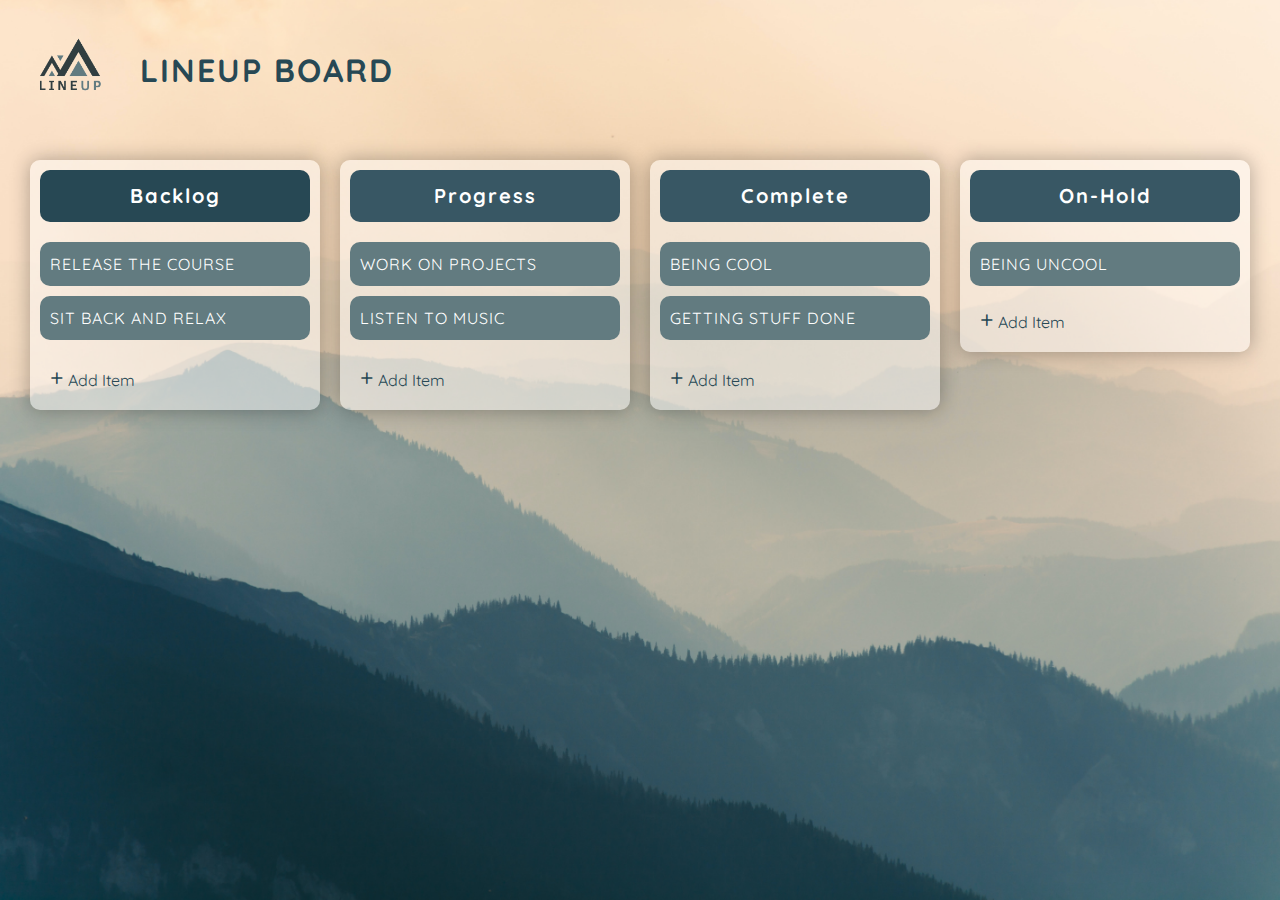
<file: dragToDos/index.html>
<!DOCTYPE html>
<html lang="en">
  <head>
    <meta charset="UTF-8" />
    <meta name="viewport" content="width=device-width, initial-scale=1.0" />
    <title>Drag and Drop</title>
    <link rel="icon" type="image/png" href="favicon.png" />
    <link rel="stylesheet" href="style.css" />
  </head>
  <body>
    <div class="logo-title">
      <img src="lineup.png" alt="" />
      <h1 class="main-title">LineUp Board</h1>
    </div>

    <div class="drag-container">
      <ul class="drag-list">
        <!-- backlog column -->
        <li class="drag-column backlog-column">
          <span class="header">
            <h1>Backlog</h1>
          </span>
          <!-- Backlog Content -->
          <div id="backlog-content" class="custom-scroll">
            <ul
              class="drag-item-list"
              id="backlog-list"
              ondrop="drop(event)"
              ondragover="allowDrop(event)"
              ondragenter="dragEnter(0)"
            ></ul>
          </div>
          <!-- Add Button Group -->
          <div class="add-btn-group">
            <div class="add-btn" onclick="showInputBox(0)">
              <span class="plus-sign">+</span>
              <span>Add Item</span>
            </div>
            <div class="add-btn solid" onclick="hideInputBox(0)">
              <span>Save Item</span>
            </div>
          </div>
          <div class="add-container">
            <div class="add-item" contenteditable="true"></div>
          </div>
        </li>
        <!-- progress column -->
        <li class="drag-column progress-column">
          <span class="header">
            <h1>Progress</h1>
          </span>
          <!-- progress Content -->
          <div id="progress-content" class="custom-scroll">
            <ul
              class="drag-item-list"
              id="progress-list"
              ondrop="drop(event)"
              ondragover="allowDrop(event)"
              ondragenter="dragEnter(1)"
            ></ul>
          </div>
          <!-- Add Button Group -->
          <div class="add-btn-group">
            <div class="add-btn" onclick="showInputBox(1)">
              <span class="plus-sign">+</span>
              <span>Add Item</span>
            </div>
            <div class="add-btn solid" onclick="hideInputBox(1)">
              <span>Save Item</span>
            </div>
          </div>
          <div class="add-container">
            <div class="add-item" contenteditable="true"></div>
          </div>
        </li>
        <!-- complete column -->
        <li class="drag-column complete-column">
          <span class="header">
            <h1>Complete</h1>
          </span>
          <!-- complete Content -->
          <div id="complete-content" class="custom-scroll">
            <ul
              class="drag-item-list"
              id="complete-list"
              ondrop="drop(event)"
              ondragover="allowDrop(event)"
              ondragenter="dragEnter(2)"
            ></ul>
          </div>
          <!-- Add Button Group -->
          <div class="add-btn-group">
            <div class="add-btn" onclick="showInputBox(2)">
              <span class="plus-sign">+</span>
              <span>Add Item</span>
            </div>
            <div class="add-btn solid" onclick="hideInputBox(2)">
              <span>Save Item</span>
            </div>
          </div>
          <div class="add-container">
            <div class="add-item" contenteditable="true"></div>
          </div>
        </li>
        <!-- On-hold column -->
        <li class="drag-column on-hold-column">
          <span class="header">
            <h1>On-Hold</h1>
          </span>
          <!-- on-hold Content -->
          <div id="on-hold-content" class="custom-scroll">
            <ul
              class="drag-item-list"
              id="on-hold-list"
              ondrop="drop(event)"
              ondragover="allowDrop(event)"
              ondragenter="dragEnter(3)"
            ></ul>
          </div>
          <!-- Add Button Group -->
          <div class="add-btn-group">
            <div class="add-btn" onclick="showInputBox(3)">
              <span class="plus-sign">+</span>
              <span>Add Item</span>
            </div>
            <div class="add-btn solid" onclick="hideInputBox(3)">
              <span>Save Item</span>
            </div>
          </div>
          <div class="add-container">
            <div class="add-item" contenteditable="true"></div>
          </div>
        </li>
      </ul>
    </div>
    <!-- Script -->
    <script src="script.js"></script>
  </body>
</html>
</file>
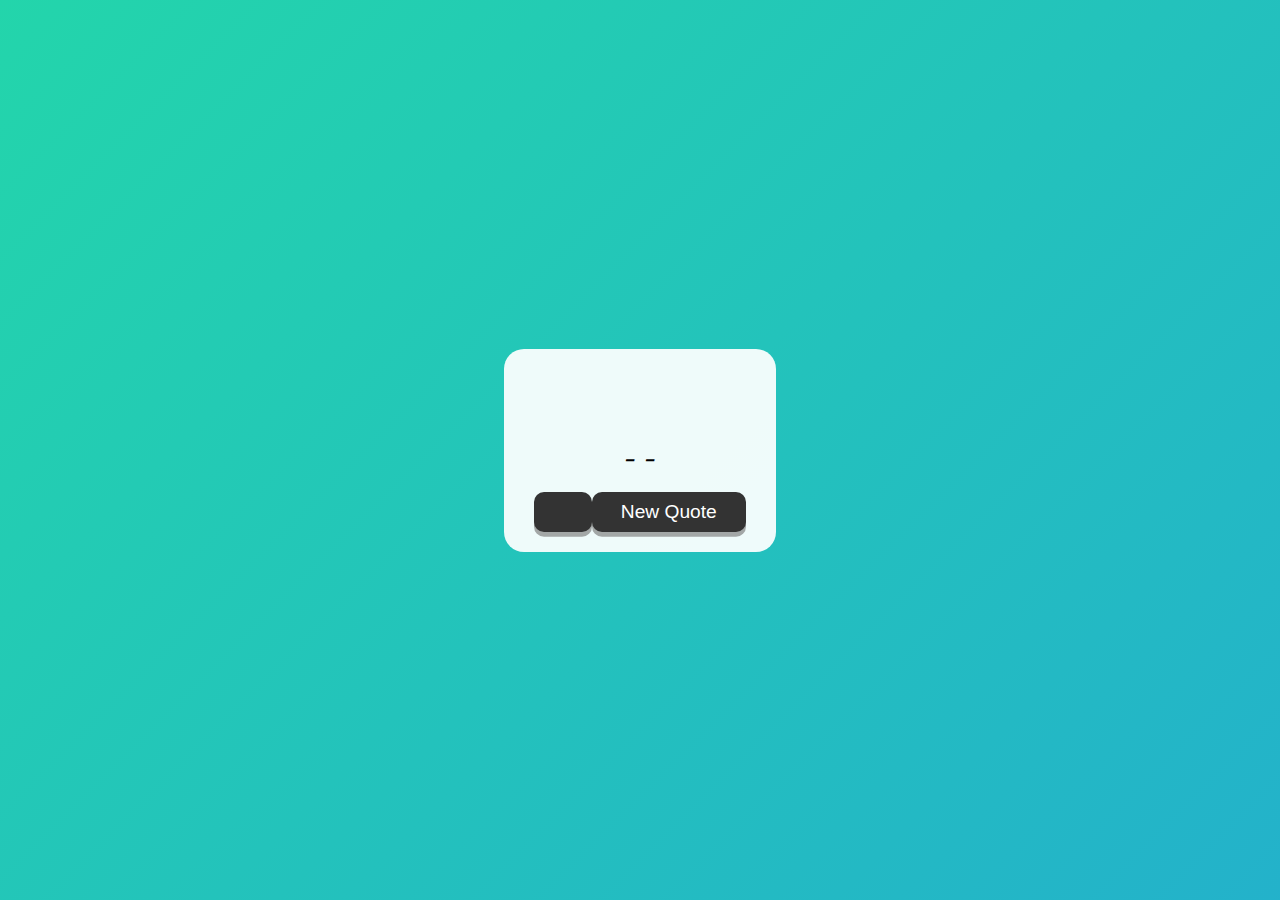
<file: Quote_Gen/index.html>
<!DOCTYPE html>
<html lang="en">
  <head>
    <meta charset="UTF-8" />
    <meta http-equiv="X-UA-Compatible" content="IE=edge" />
    <meta name="viewport" content="width=device-width, initial-scale=1.0" />
    <link rel="stylesheet" href="style.css" />
    <link
      rel="stylesheet"
      href="https://cdnjs.cloudflare.com/ajax/libs/font-awesome/6.1.1/css/all.min.css"
      integrity="sha512-KfkfwYDsLkIlwQp6LFnl8zNdLGxu9YAA1QvwINks4PhcElQSvqcyVLLD9aMhXd13uQjoXtEKNosOWaZqXgel0g=="
      crossorigin="anonymous"
      referrerpolicy="no-referrer"
    />
    <title>Quote Generator</title>
  </head>
  <body>
  
    <div class="quote-container" id="quote-container">
      <!-- Quote Elem -->
      <div class="quote-text">
        <i class="fas fa-quote-left fa-2x"></i
        ><br><span id="quote"> </span> 
      
        </span>
        
      </div>
      <!-- Author-->
      <div class="quote-author"> -
        <span id="author"></span> -
      </div>
      <!-- Buttons -->
      <div class="button-container">
        <button class="twitter-button" id="twitter" title="Tweet This!">
          <i class="fab fa-twitter"></i>
        </button>
        <button id="new-quote">New Quote</button>
      </div>
    </div>
  
    <!-- Loader -->
    <!-- <div class="loader" id="loader">
      <div class="inner one"></div>
  <div class="inner two"></div>
  <div class="inner three"></div>
    </div> -->
    <script src="script.js"></script>
  </body>
</html>
</file>
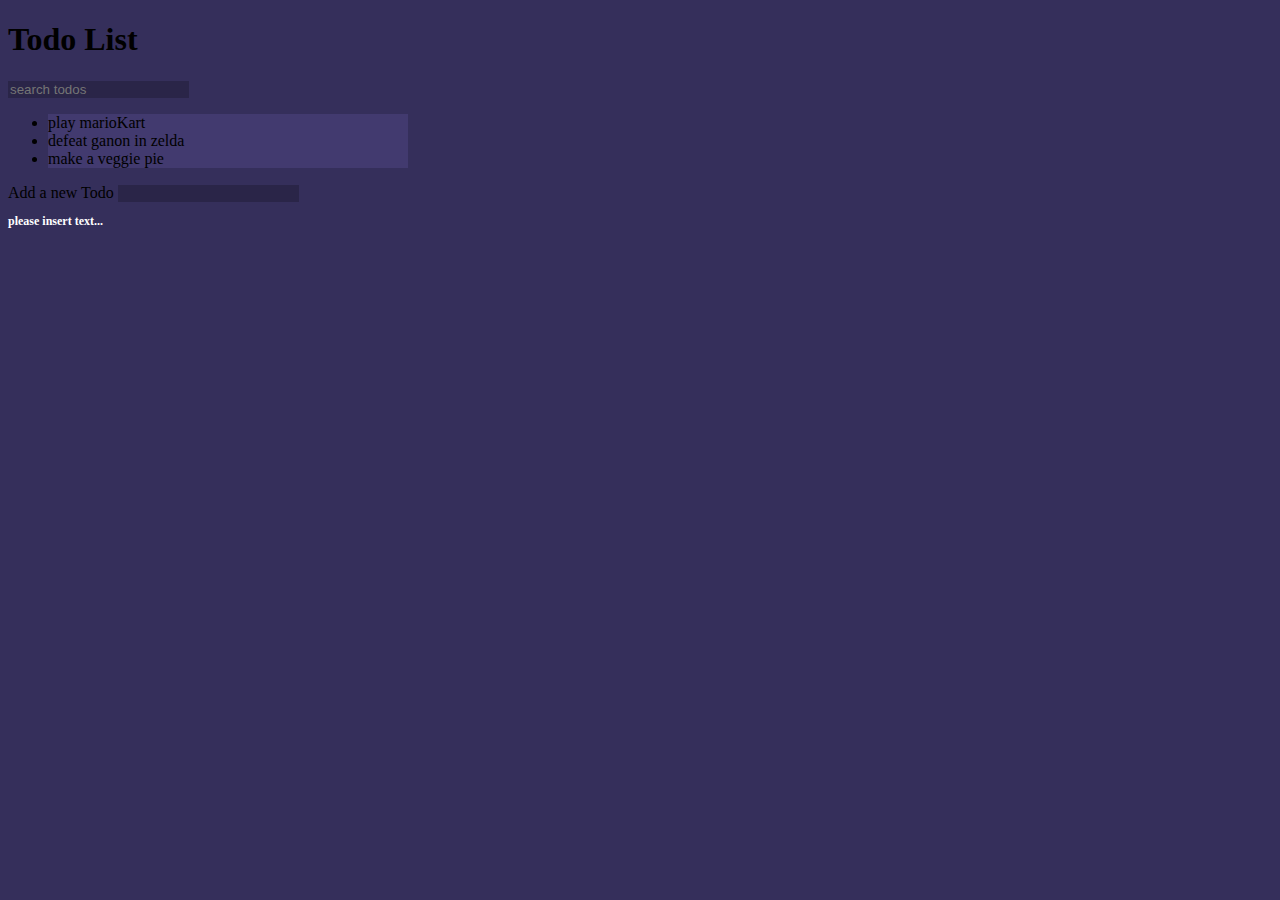
<file: todoList/index.html>
<!DOCTYPE html>
<html lang="en">
  <head>
    <meta charset="UTF-8" />
    <meta http-equiv="X-UA-Compatible" content="IE=edge" />
    <meta name="viewport" content="width=device-width, initial-scale=1.0" />
    <link
      href="https://cdn.jsdelivr.net/npm/bootstrap@5.2.0-beta1/dist/css/bootstrap.min.css"
      rel="stylesheet"
      integrity="sha384-0evHe/X+R7YkIZDRvuzKMRqM+OrBnVFBL6DOitfPri4tjfHxaWutUpFmBp4vmVor"
      crossorigin="anonymous"
    />
    <link
      rel="stylesheet"
      href="https://cdnjs.cloudflare.com/ajax/libs/font-awesome/6.1.1/css/all.min.css"
      integrity="sha512-KfkfwYDsLkIlwQp6LFnl8zNdLGxu9YAA1QvwINks4PhcElQSvqcyVLLD9aMhXd13uQjoXtEKNosOWaZqXgel0g=="
      crossorigin="anonymous"
      referrerpolicy="no-referrer"
    />
    <link rel="stylesheet" href="style.css" />
    <title>Todo List</title>
  </head>
  <body>
    <div class="container">
      <header class="text-center text-light my-4">
        <h1 class="mb-4">Todo List</h1>
        <form class="search">
          <input
            type="text"
            name="search"
            class="form-control m-auto"
            placeholder="search todos"
          />
        </form>
      </header>

      <ul class="list-group todos mx-auto text-light">
        <li
          class="text-light list-group-item d-flex justify-content-between align-items-center"
        >
          <span>play marioKart </span>
          <i class="far fa-trash-alt delete"></i>
        </li>
        <li
          class="text-light list-group-item d-flex justify-content-between align-items-center"
        >
          <span>defeat ganon in zelda </span>
          <i class="far fa-trash-alt delete"></i>
        </li>
        <li
          class="text-light list-group-item d-flex justify-content-between align-items-center"
        >
          <span>make a veggie pie </span>
          <i class="far fa-trash-alt delete"></i>
        </li>
      </ul>
      <form class="add text-center my-4">
        <label class="text-light">Add a new Todo</label>
        <input type="text" name="add" class="form-control m-auto" />
      </form>
      <div class="error d-none"><h3>please insert text...</h3></div>
    </div>
    <script src="app.js"></script>
  </body>
</html>
</file>
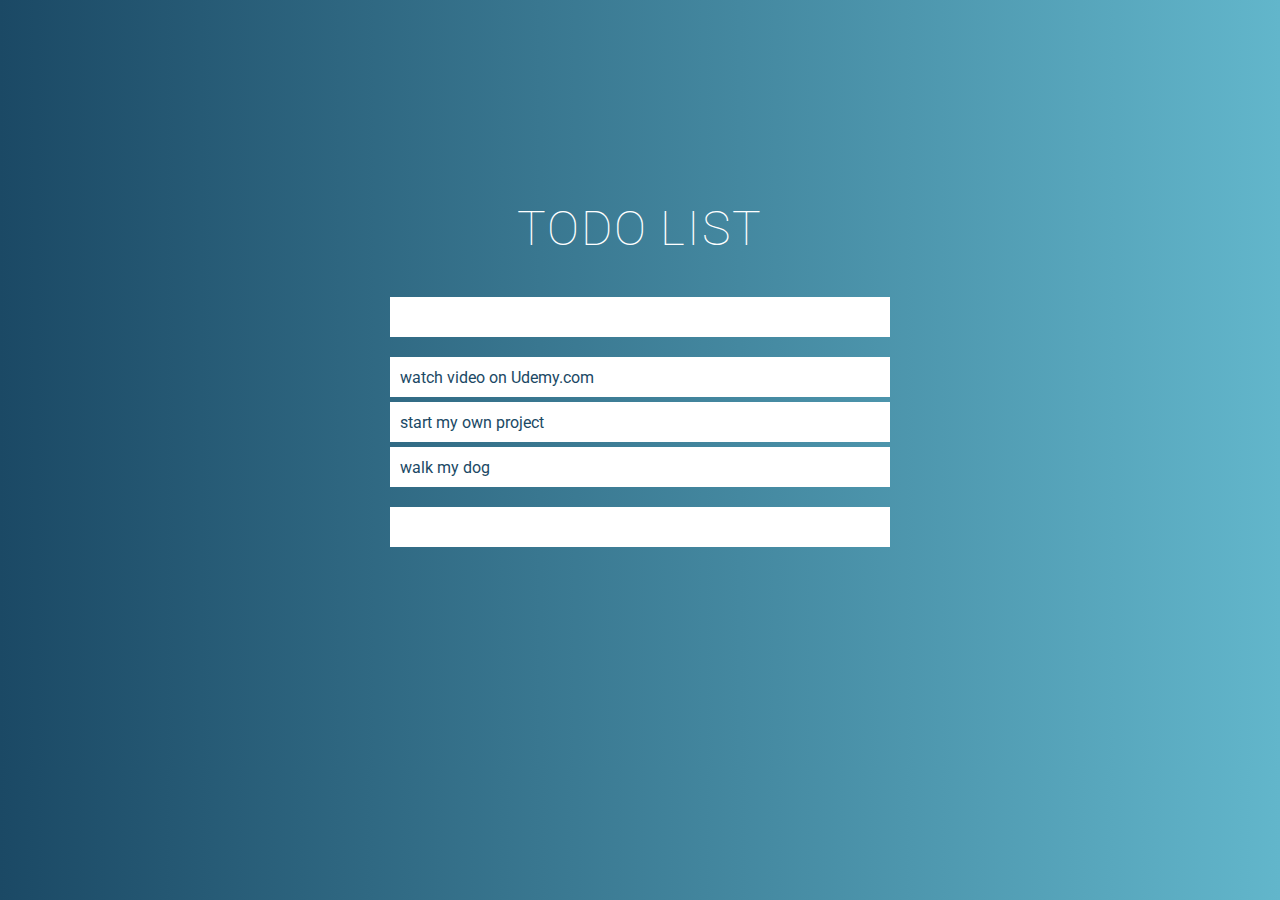
<file: todoList/myowntodolist/mytodo.html>
<!DOCTYPE html>
<html lang="en">
  <head>
    <meta charset="UTF-8" />
    <meta http-equiv="X-UA-Compatible" content="IE=edge" />
    <meta name="viewport" content="width=device-width, initial-scale=1.0" />
    <link
      rel="stylesheet"
      href="https://cdnjs.cloudflare.com/ajax/libs/font-awesome/6.1.1/css/all.min.css"
      integrity="sha512-KfkfwYDsLkIlwQp6LFnl8zNdLGxu9YAA1QvwINks4PhcElQSvqcyVLLD9aMhXd13uQjoXtEKNosOWaZqXgel0g=="
      crossorigin="anonymous"
      referrerpolicy="no-referrer"
    />
    <link rel="stylesheet" href="style.css" />
    <title>My todo List</title>
  </head>
  <body>
    <div class="container">
      <header><h1>TODO LIST</h1></header>
      <div class="top">
        <form class="bar">
          <i class="fa-solid fa-magnifying-glass"></i>
          <input type="text" class="search" />
        </form>
      </div>
      <div class="card">
        <div class="list">
          <ul>
            <li class="each-li">
              <span>watch video on Udemy.com </span
              ><i class="fa-solid fa-delete-left"></i>
            </li>
            <li class="each-li">
              <span>start my own project </span
              ><i class="fa-solid fa-delete-left"></i>
            </li>
            <li class="each-li">
              <span>walk my dog </span><i class="fa-solid fa-delete-left"></i>
            </li>
          </ul>
        </div>
        <form class="form2">
          <i class="fa-solid fa-pencil"></i>

          <input type="text" name="add" class="bar" />
        </form>
        <div class="error d-none"><h5>type something...</h5></div>
      </div>
    </div>
    <script src="script.js"></script>
  </body>
</html>
</file>
<file: dragToDos/style.css>
/* Trees Image - Pexels: https://www.pexels.com/photo/photo-of-trees-in-forest-3801030/ */
@import url('https://fonts.googleapis.com/css?family=Quicksand&display=swap');

html {
  box-sizing: border-box;
}

:root {
  --column-1: #274854;
  --column-2: #385764;
  --column-3: #385764;
  --column-4: #385764;
}

body {
  margin: 0;
  background: url('hills.jpg');
  background-size: cover;
  background-position: 50% 60%;
  background-attachment: fixed;
  color: white;
  font-family: Quicksand, sans-serif;
  overflow-y: hidden;
}

.logo-title {
  display: flex;
}
.logo-title img {
  height: 140px;
}
h1 {
  letter-spacing: 2px;

  color: #fff;
}

.main-title {
  text-align: center;
  font-size: 3rem;
  color: #274854;
  text-transform: uppercase;
  align-self: center;
}

ul {
  list-style-type: none;
  margin: 0;
  padding: 0;
}

.drag-container {
  margin: 20px;
}

.drag-list {
  display: flex;
  align-items: flex-start;
}

/* Columns */
.drag-column {
  flex: 1;
  margin: 0 10px;
  position: relative;
  background-color: rgba(255, 255, 255, 0.475);
  border-radius: 10px;
  overflow-x: hidden;
  box-shadow: 0 0 20px rgba(0, 0, 0, 0.3);
}

.backlog-column .header,
.backlog-column .solid,
.backlog-column .solid:hover,
.backlog-column .over {
  background-color: var(--column-1);
}

.progress-column .header,
.progress-column .solid,
.progress-column .solid:hover,
.progress-column .over {
  background-color: var(--column-2);
}

.complete-column .header,
.complete-column .solid,
.complete-column .solid:hover,
.complete-column .over {
  background-color: var(--column-3);
}

.on-hold-column .header,
.on-hold-column .solid,
.on-hold-column .solid:hover,
.on-hold-column .over {
  background-color: var(--column-4);
}

/* Custom Scrollbar */
.custom-scroll {
  overflow-y: auto;
  max-height: 75vh;
}

.custom-scroll::-webkit-scrollbar-track {
  box-shadow: inset 0 0 6px rgba(0, 0, 0, 0.4);
  border-radius: 10px;
  background-color: rgba(255, 255, 255, 0.3);
  margin-right: 5px;
}

.custom-scroll::-webkit-scrollbar {
  width: 10px;
}

.custom-scroll::-webkit-scrollbar-thumb {
  border-radius: 10px;
  box-shadow: inset 0 0 6px rgba(0, 0, 0, 0.3);
  background-color: rgba(0, 0, 0, 0.8);
}

.header {
  display: flex;
  justify-content: center;
  border-radius: 10px;
  margin: 10px;
}

.header h1 {
  font-size: 1.25rem;
}

/* Drag and Drop */
.over {
  padding: 50px 10px;
}

.drag-item-list {
  min-height: 50px;
}

.drag-item {
  margin: 10px;
  padding: 10px;
  height: fit-content;
  background: #627b80;
  border-radius: 10px;
  line-height: 1.5rem;
  letter-spacing: 1px;
  cursor: pointer;
  text-transform: uppercase;
}

.drag-item:focus {
  outline: none;
  background-color: white;
  color: black;
}

/* Add Button Group */
.add-btn-group {
  display: flex;
  justify-content: space-between;
}

.add-btn {
  margin: 10px;
  padding: 5px 10px;
  display: flex;
  align-items: center;
  cursor: pointer;
  width: fit-content;
  border-radius: 5px;
  transition: all 0.3s ease-in;
  user-select: none;
  color: #274854;
}

.add-btn:hover {
  background-color: rgba(255, 255, 255, 0.9);
  color: #274854;
}

.add-btn:active {
  transform: scale(0.97);
}

.solid {
  display: none;
  color: #fff;
}

.solid:hover {
  transition: unset;
  filter: opacity(0.9);
  color: white;
}

.plus-sign {
  font-size: 1.5rem;
  margin-right: 5px;
  position: relative;
  top: -3px;
}

.add-container {
  margin: 10px;
  padding: 5px 10px;
  border-radius: 10px;
  background-color: rgba(255, 255, 255, 0.9);
  min-height: 100px;
  display: none;
}

.add-item {
  width: 100%;
  min-height: 100px;
  height: auto;
  background-color: white;
  border-radius: 10px;
  margin: 5px auto;
  resize: none;
  color: black;
  padding: 10px;
}

.add-item:focus {
  outline: none;
}

/* Media Query: Laptop */
@media screen and (max-width: 1800px) {
  .main-title {
    font-size: 2rem;
  }
}

/* Media Query: Large Smartphone (Vertical) */
@media screen and (max-width: 600px) {
  body {
    overflow-y: auto;
  }

  .drag-container {
    margin: 0;
  }

  .drag-list {
    display: block;
  }

  .drag-column {
    margin: 10px;
  }
}
</file>
<file: Quote_Gen/style.css>
@import url('https://fonts.googleapis.com/css2?family=Montserrat:wght@300;400;700&display=swap');
html {
  box-sizing: border-box;
}

body {
  margin: 0;
  height: 100vh;
}

body {
  background: linear-gradient(-45deg, #ee7752, #e73c7e, #23a6d5, #23d5ab);
  background-size: 400% 400%;
  animation: gradient 15s ease infinite;
  font-family: 'Montserrat', sans-serif;
  color: #000;
  font-weight: 700;
  text-align: center;
  display: flex;
  align-items: center;
  justify-content: center;
}

@keyframes gradient {
  0% {
    background-position: 0% 50%;
  }
  50% {
    background-position: 100% 50%;
  }
  100% {
    background-position: 0% 50%;
  }
}

.quote-container {
  width: auto;
  max-width: 900px;
  padding: 20px 30px;
  border-radius: 20px;
  background-color: rgba(255, 255, 255, 0.93);
}

.quote-text {
  font-size: 2.75rem;
}

.long-quote {
  font-size: 2rem;
}

.quote-author {
  margin-top: 15px;
  font-size: 2rem;
  font-weight: 400;
  font-style: italic;
}

.button-container {
  margin-top: 15px;
  display: flex;
  justify-content: space-between;
}
button {
  cursor: pointer;
  font-size: 1.2rem;
  height: 2.5rem;
  border: 0;
  border-radius: 10px;
  color: #fff;
  outline: none;
  background: #333;
  padding: 0.5rem 1.8rem;
  box-shadow: 0 0.3rem rgba(121, 121, 121, 0.65);
}
button:hover {
  filter: brightness(130%);
}
button:active {
  transform: translate(0, 0.3rem);
  box-shadow: 0 0.1rem rgba(255, 255, 255, 0.65);
}
.twitter-button:hover {
  color: #38a1f3;
}
.fa-twitter {
  font-size: 1.5rem;
}
/* Loader */
html {
  height: 100%;
}

.loader {
  position: absolute;
  top: calc(50% - 32px);
  left: calc(50% - 32px);
  width: 64px;
  height: 64px;
  border-radius: 50%;
  perspective: 800px;
}

.inner {
  position: absolute;
  box-sizing: border-box;
  width: 100%;
  height: 100%;
  border-radius: 50%;
}

.inner.one {
  left: 0%;
  top: 0%;
  animation: rotate-one 1s linear infinite;
  border-bottom: 3px solid #efeffa;
}

.inner.two {
  right: 0%;
  top: 0%;
  animation: rotate-two 1s linear infinite;
  border-right: 3px solid #efeffa;
}

.inner.three {
  right: 0%;
  bottom: 0%;
  animation: rotate-three 1s linear infinite;
  border-top: 3px solid #efeffa;
}

@keyframes rotate-one {
  0% {
    transform: rotateX(35deg) rotateY(-45deg) rotateZ(0deg);
  }
  100% {
    transform: rotateX(35deg) rotateY(-45deg) rotateZ(360deg);
  }
}

@keyframes rotate-two {
  0% {
    transform: rotateX(50deg) rotateY(10deg) rotateZ(0deg);
  }
  100% {
    transform: rotateX(50deg) rotateY(10deg) rotateZ(360deg);
  }
}

@keyframes rotate-three {
  0% {
    transform: rotateX(35deg) rotateY(55deg) rotateZ(0deg);
  }
  100% {
    transform: rotateX(35deg) rotateY(55deg) rotateZ(360deg);
  }
}
/* Media querys */
@media screen and (max-width: 1000px) {
  .quote-container {
    margin: auto 10px;
  }
  .quote-text {
    font-size: 2.5rem;
  }
} ;
</file>
<file: todoList/style.css>
body {
  background: #352f5b;
}

.container {
  max-width: 400px;
}

input[type='text'],
input[type='text']:focus {
  color: #fff;
  border: none;
  background: rgba(0, 0, 0, 0.2);
  max-width: 400px;
}

.todos li {
  background: #423a6f;
}

.delete {
  cursor: pointer;
}

label.text-light {
  margin-bottom: 10px;
}

.error h3 {
  font-size: 12px;
  color: white;
}

.filtered {
  display: none !important;
}
</file>
<file: todoList/myowntodolist/style.css>
@import url('https://fonts.googleapis.com/css2?family=Roboto:wght@100;300;400;500&display=swap');
* {
  margin: 0;
  padding: 0;
  box-sizing: border-box;
}

body {
  max-width: 600px;
  margin: 150px auto;
  background: linear-gradient(90deg, #1b4965, #62b6cb);
  font-family: 'Roboto', sans-serif;
}
.container {
  padding: 50px;
}
header h1 {
  font-weight: 100;
  color: #fff;
  text-align: center;
  margin-bottom: 40px;
  font-size: 3rem;
  letter-spacing: 1.8px;
}
.top form,
.form2 {
  display: flex;
}
.top i,
.form2 i {
  color: #1b4965;
  background-color: #fff;
  height: 40px;
  padding: 10px 0 0 10px;
}

input,
input:focus {
  width: 100%;
  border: none;
  height: 40px;
  margin-bottom: 20px;
  outline: none;
  padding-left: 20px;
}

.list {
  margin-bottom: 20px;
}
.list li {
  display: flex;
  height: 40px;
  margin-bottom: 5px;
  list-style-type: none;
  background: #fff;
  justify-content: space-between;
  align-items: center;
  color: #1b4965;
  font-weight: 400;
  padding: 10px;
}

.error {
  color: #fff;
}
.d-none {
  display: none !important;
}
</file>
